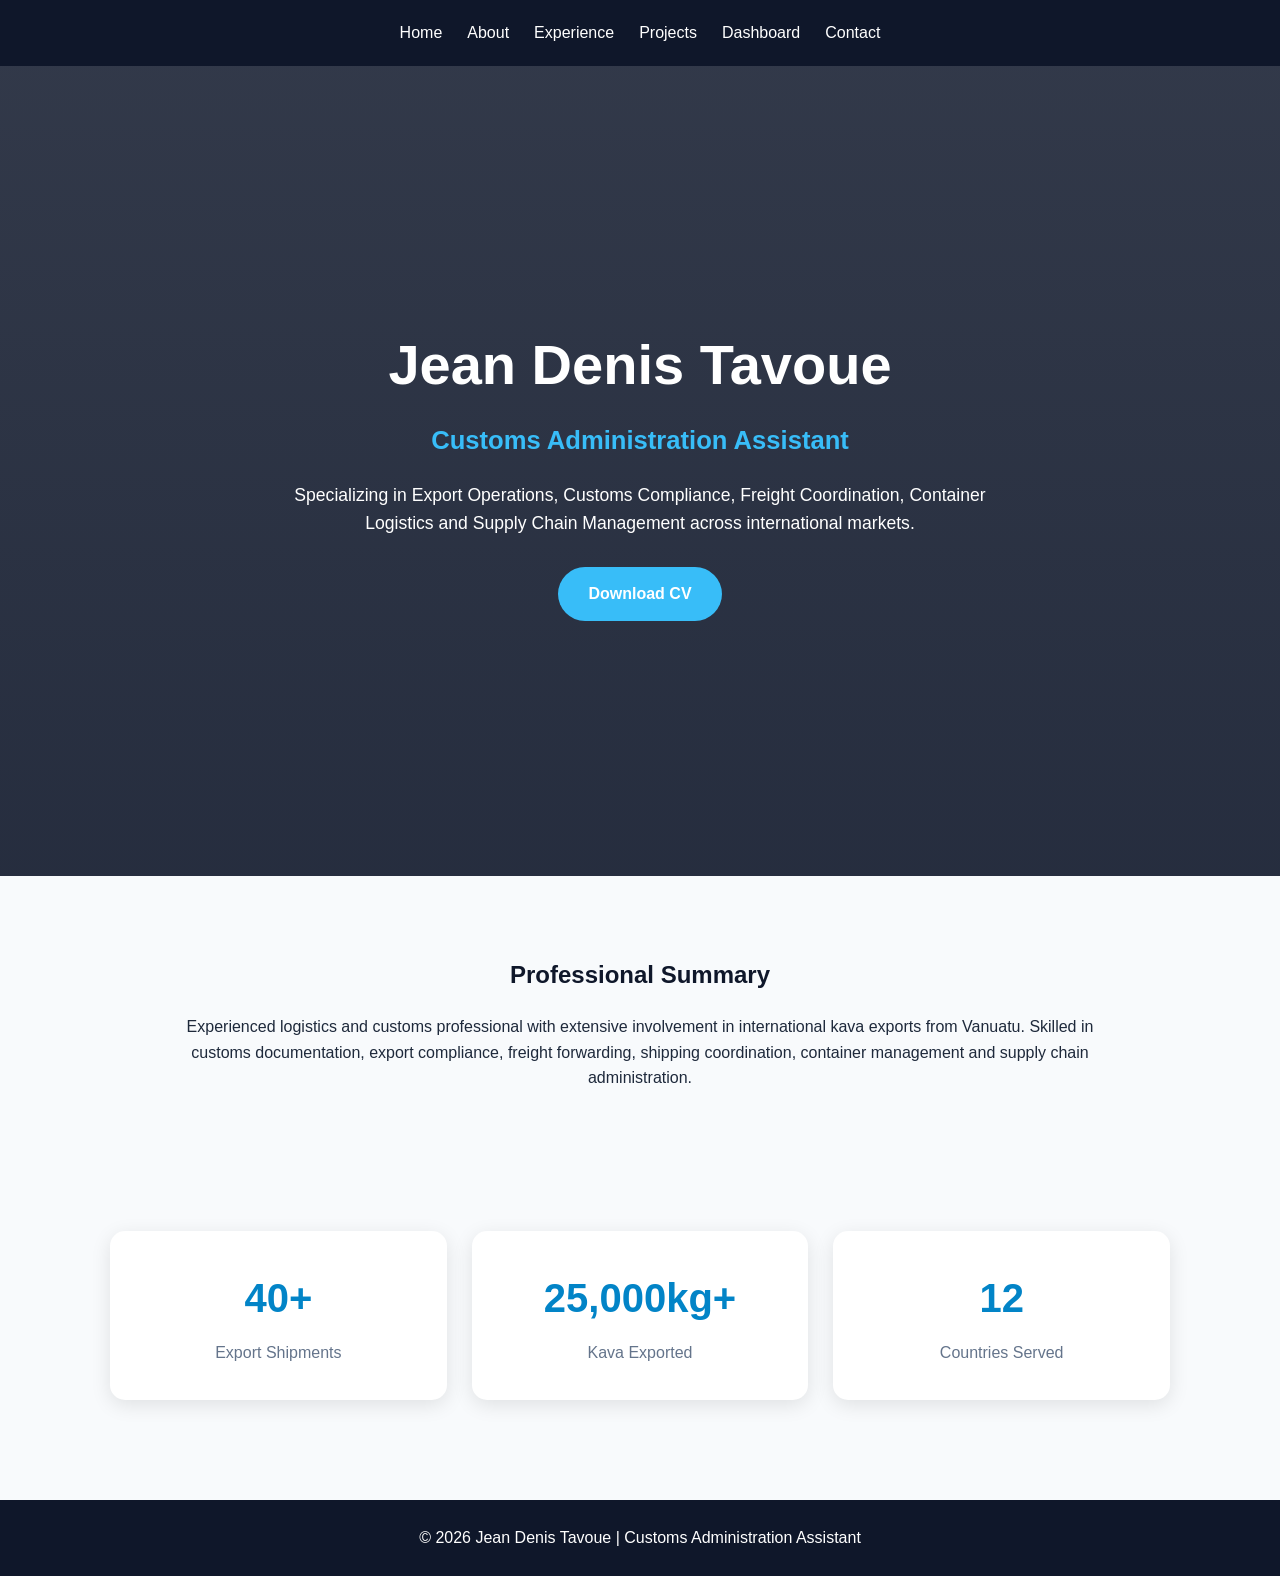
<file: index.html>
<!DOCTYPE html>
<html lang="en">

<head>
    <meta charset="UTF-8">
    <meta name="viewport" content="width=device-width, initial-scale=1.0">
    <title>Jean Denis Tavoue | Portfolio</title>
    <link rel="stylesheet" href="styles.css">
</head>

<body>

    <nav>
        <a href="index.html">Home</a>
        <a href="about.html">About</a>
        <a href="experience.html">Experience</a>
        <a href="projects.html">Projects</a>
        <a href="dashboard.html">Dashboard</a>
        <a href="contact.html">Contact</a>
    </nav>

    <section class="hero">

        <h1>Jean Denis Tavoue</h1>

        <h2>Customs Administration Assistant</h2>

        <p>
            Specializing in Export Operations, Customs Compliance,
            Freight Coordination, Container Logistics and Supply Chain
            Management across international markets.
        </p>

        <a href="cv.pdf" class="btn">
            Download CV
        </a>

    </section>

    <section class="summary">

        <h2>Professional Summary</h2>

        <p>
            Experienced logistics and customs professional with extensive
            involvement in international kava exports from Vanuatu.
            Skilled in customs documentation, export compliance,
            freight forwarding, shipping coordination, container
            management and supply chain administration.
        </p>

    </section>

    <section class="stats">

        <div class="stat">
            <h3>40+</h3>
            <p>Export Shipments</p>
        </div>

        <div class="stat">
            <h3>25,000kg+</h3>
            <p>Kava Exported</p>
        </div>

        <div class="stat">
            <h3>12</h3>
            <p>Countries Served</p>
        </div>

    </section>

    <footer>
        <p>
            © 2026 Jean Denis Tavoue | Customs Administration Assistant
        </p>
    </footer>

</body>

</html>
</file>
<file: styles.css>
*{
    margin:0;
    padding:0;
    box-sizing:border-box;
    font-family:'Segoe UI', Tahoma, Geneva, Verdana, sans-serif;
}

body{
    background:#f8fafc;
    color:#1e293b;
    line-height:1.6;
}

/* Navigation */

nav{
    display:flex;
    justify-content:center;
    align-items:center;
    gap:25px;
    padding:20px;
    background:#0f172a;
    position:sticky;
    top:0;
    z-index:1000;
}

nav a{
    color:white;
    text-decoration:none;
    font-weight:500;
    transition:0.3s;
}

nav a:hover{
    color:#38bdf8;
}

/* Hero Section */

.hero{
    min-height:90vh;
    display:flex;
    flex-direction:column;
    justify-content:center;
    align-items:center;
    text-align:center;
    padding:40px 20px;
    background:linear-gradient(
        rgba(15,23,42,0.85),
        rgba(15,23,42,0.9)
    ),
    url('https://images.unsplash.com/photo-1494412651409-8963ce7935a7?auto=format&fit=crop&w=1400&q=80');
    background-size:cover;
    background-position:center;
    color:white;
}

.hero h1{
    font-size:3.5rem;
    margin-bottom:10px;
}

.hero h2{
    font-size:1.6rem;
    color:#38bdf8;
    margin-bottom:20px;
}

.hero p{
    max-width:700px;
    margin-bottom:30px;
    font-size:1.1rem;
}

.btn{
    display:inline-block;
    padding:14px 30px;
    background:#38bdf8;
    color:white;
    text-decoration:none;
    border-radius:50px;
    font-weight:bold;
    transition:0.3s;
}

.btn:hover{
    background:#0284c7;
    transform:translateY(-2px);
}

/* About */

.summary{
    max-width:1000px;
    margin:auto;
    padding:80px 20px;
    text-align:center;
}

.summary h2{
    margin-bottom:20px;
    color:#0f172a;
}

/* Stats */

.stats{
    display:grid;
    grid-template-columns:repeat(auto-fit,minmax(220px,1fr));
    gap:25px;
    max-width:1100px;
    margin:40px auto;
    padding:20px;
}

.stat{
    background:white;
    padding:35px;
    border-radius:15px;
    text-align:center;
    box-shadow:0 5px 20px rgba(0,0,0,0.1);
    transition:0.3s;
}

.stat:hover{
    transform:translateY(-5px);
}

.stat h3{
    font-size:2.5rem;
    color:#0284c7;
}

.stat p{
    color:#64748b;
    margin-top:10px;
}

/* Footer */

footer{
    text-align:center;
    background:#0f172a;
    color:white;
    padding:25px;
    margin-top:80px;
}

/* Mobile */

@media(max-width:768px){

    nav{
        flex-wrap:wrap;
        gap:15px;
        padding:15px;
    }

    .hero h1{
        font-size:2.3rem;
    }

    .hero h2{
        font-size:1.2rem;
    }

    .hero p{
        font-size:1rem;
    }

    .btn{
        width:100%;
        max-width:250px;
    }
}
@media (max-width:768px){

    h1{
        font-size:2rem;
    }

    h2{
        font-size:1.4rem;
    }

    p{
        font-size:1rem;
    }

    .hero{
        padding:60px 15px;
    }

    .timeline-item{
        margin-left:40px;
    }

    .project-card,
    .skill-card,
    .achievement-card{
        padding:20px;
    }

}
</file>
